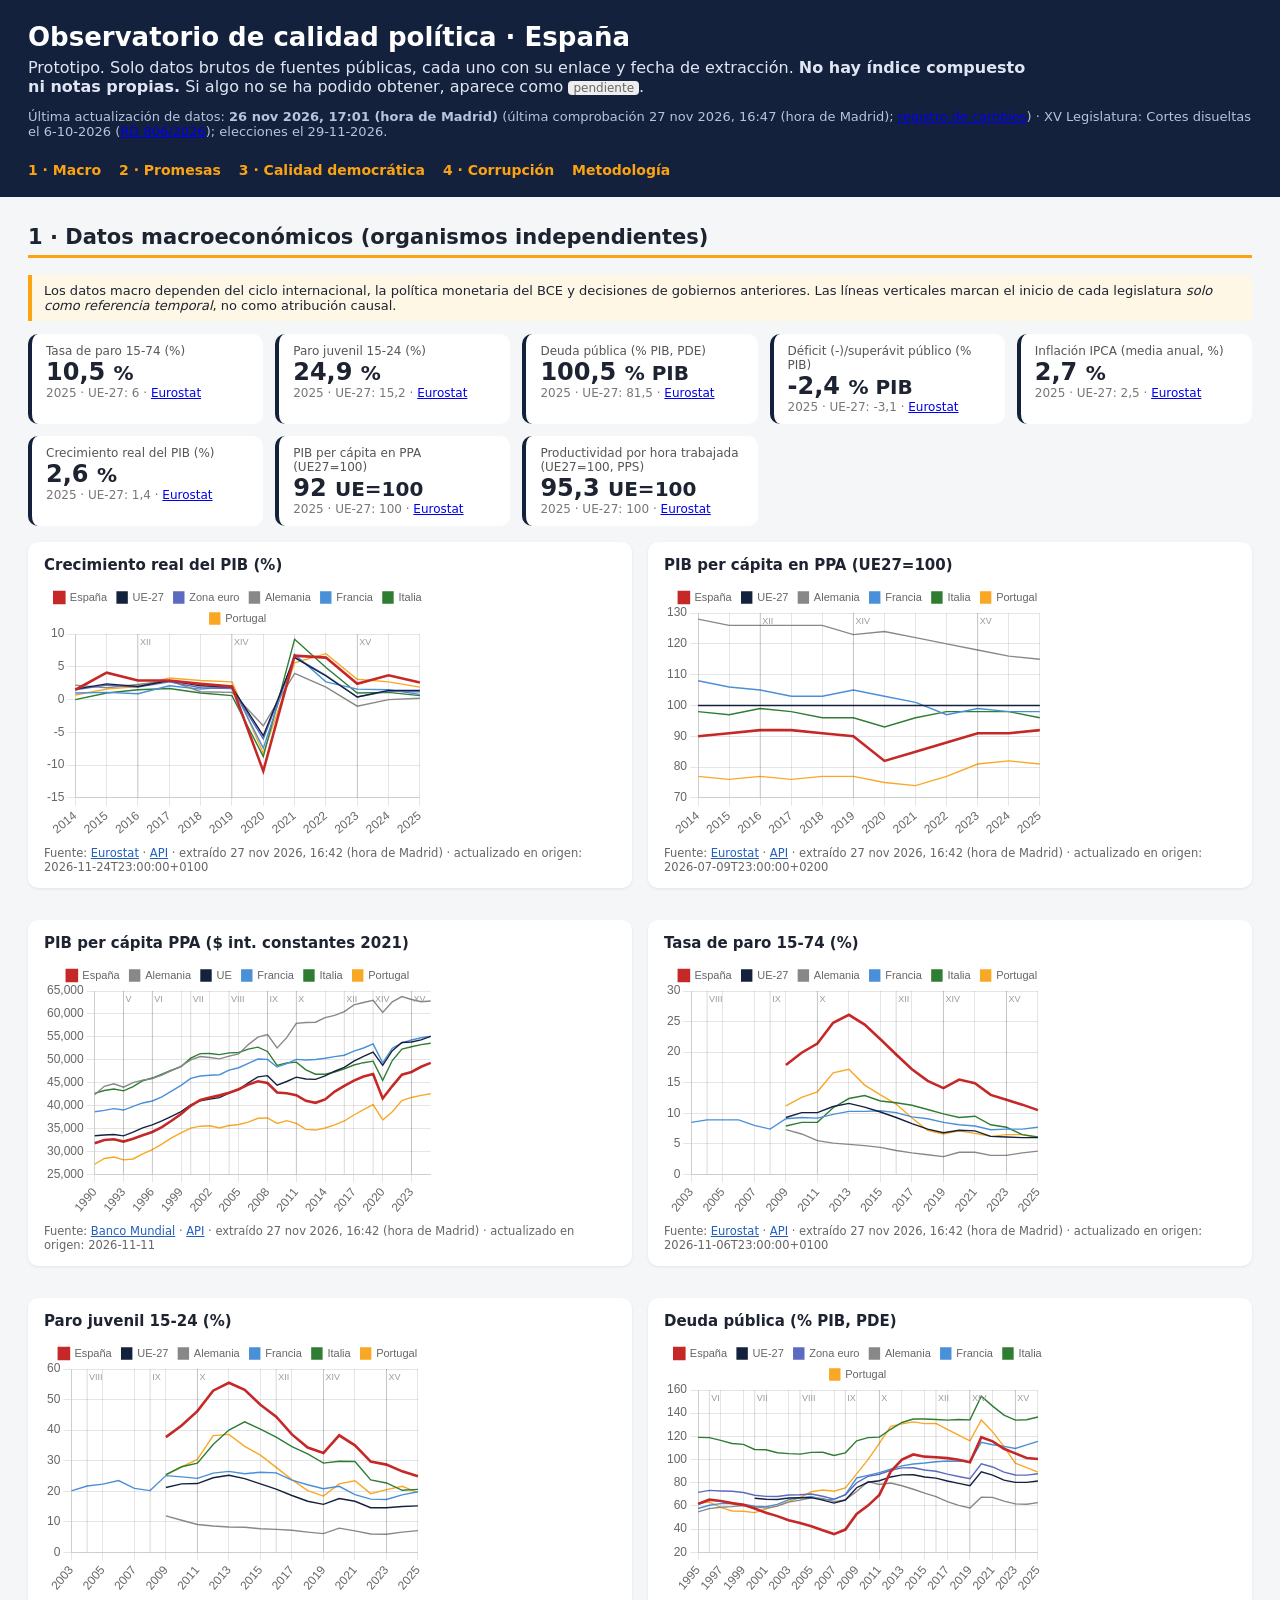
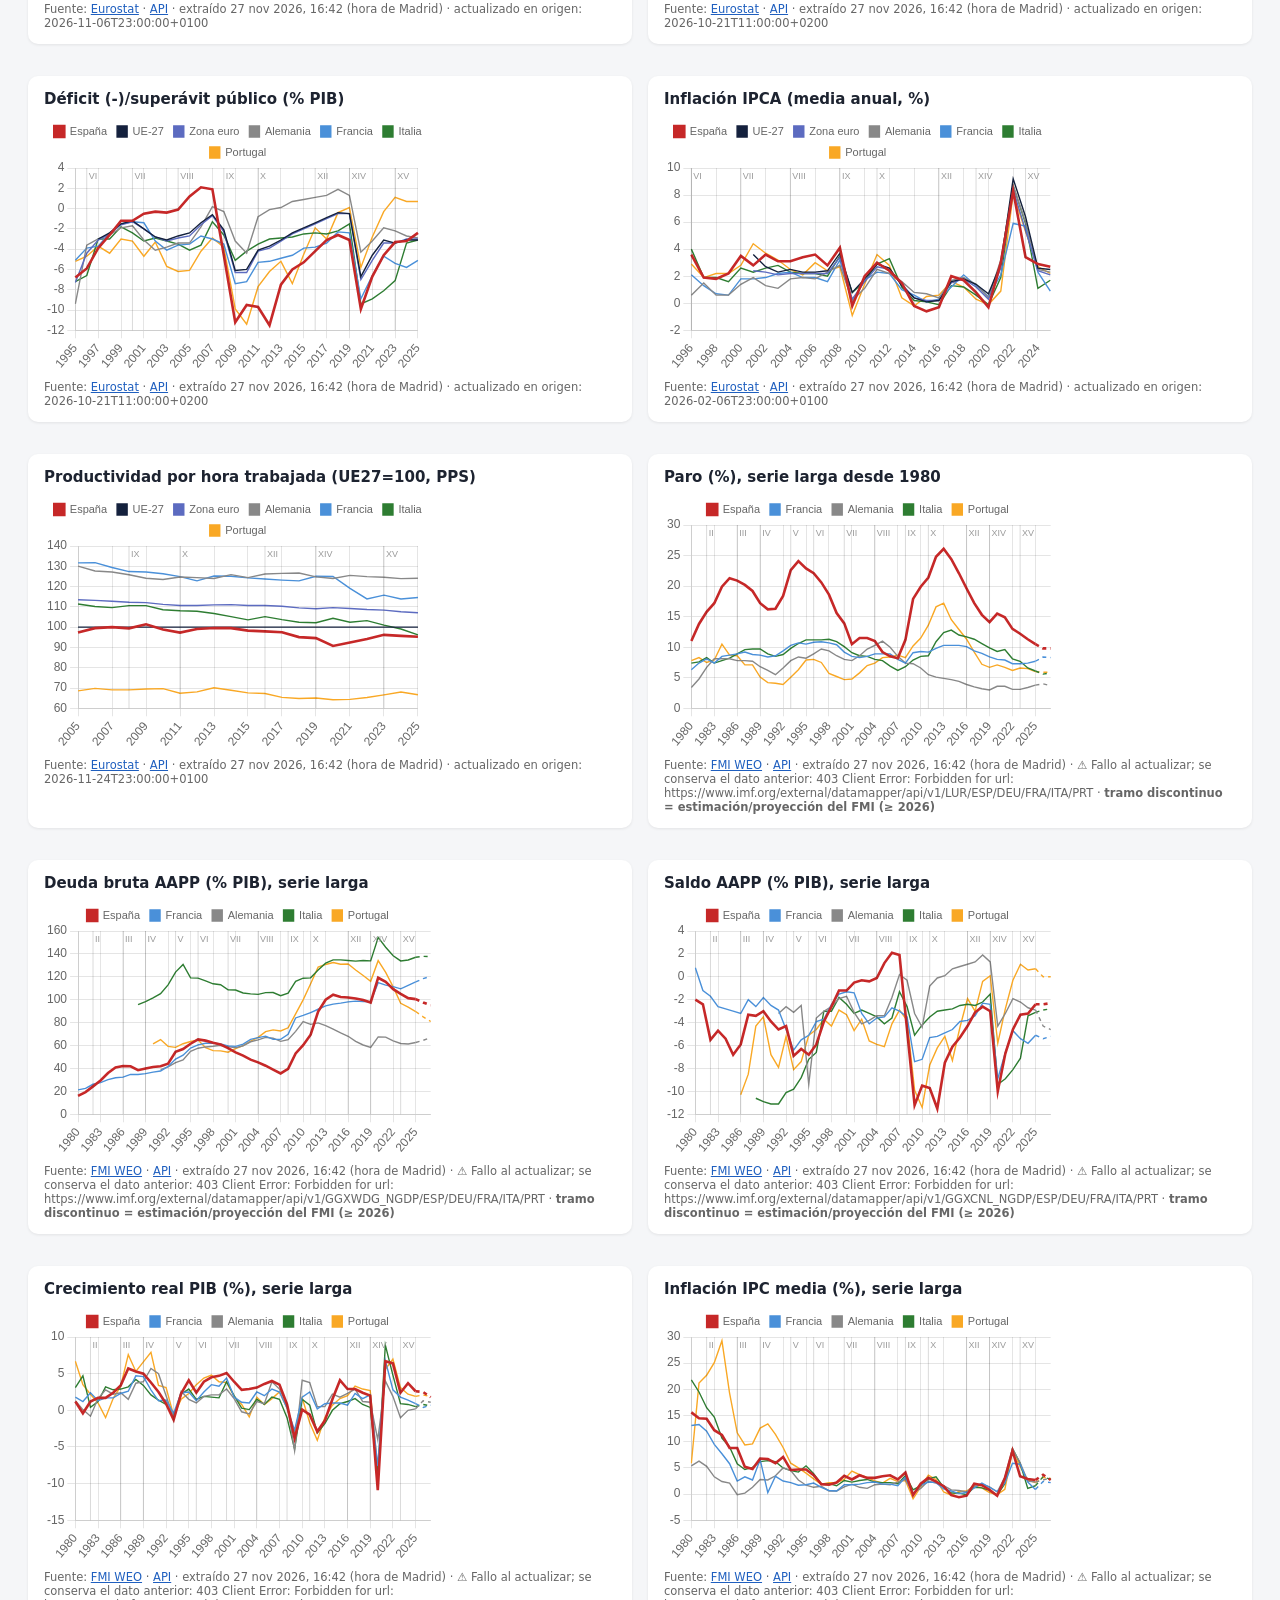
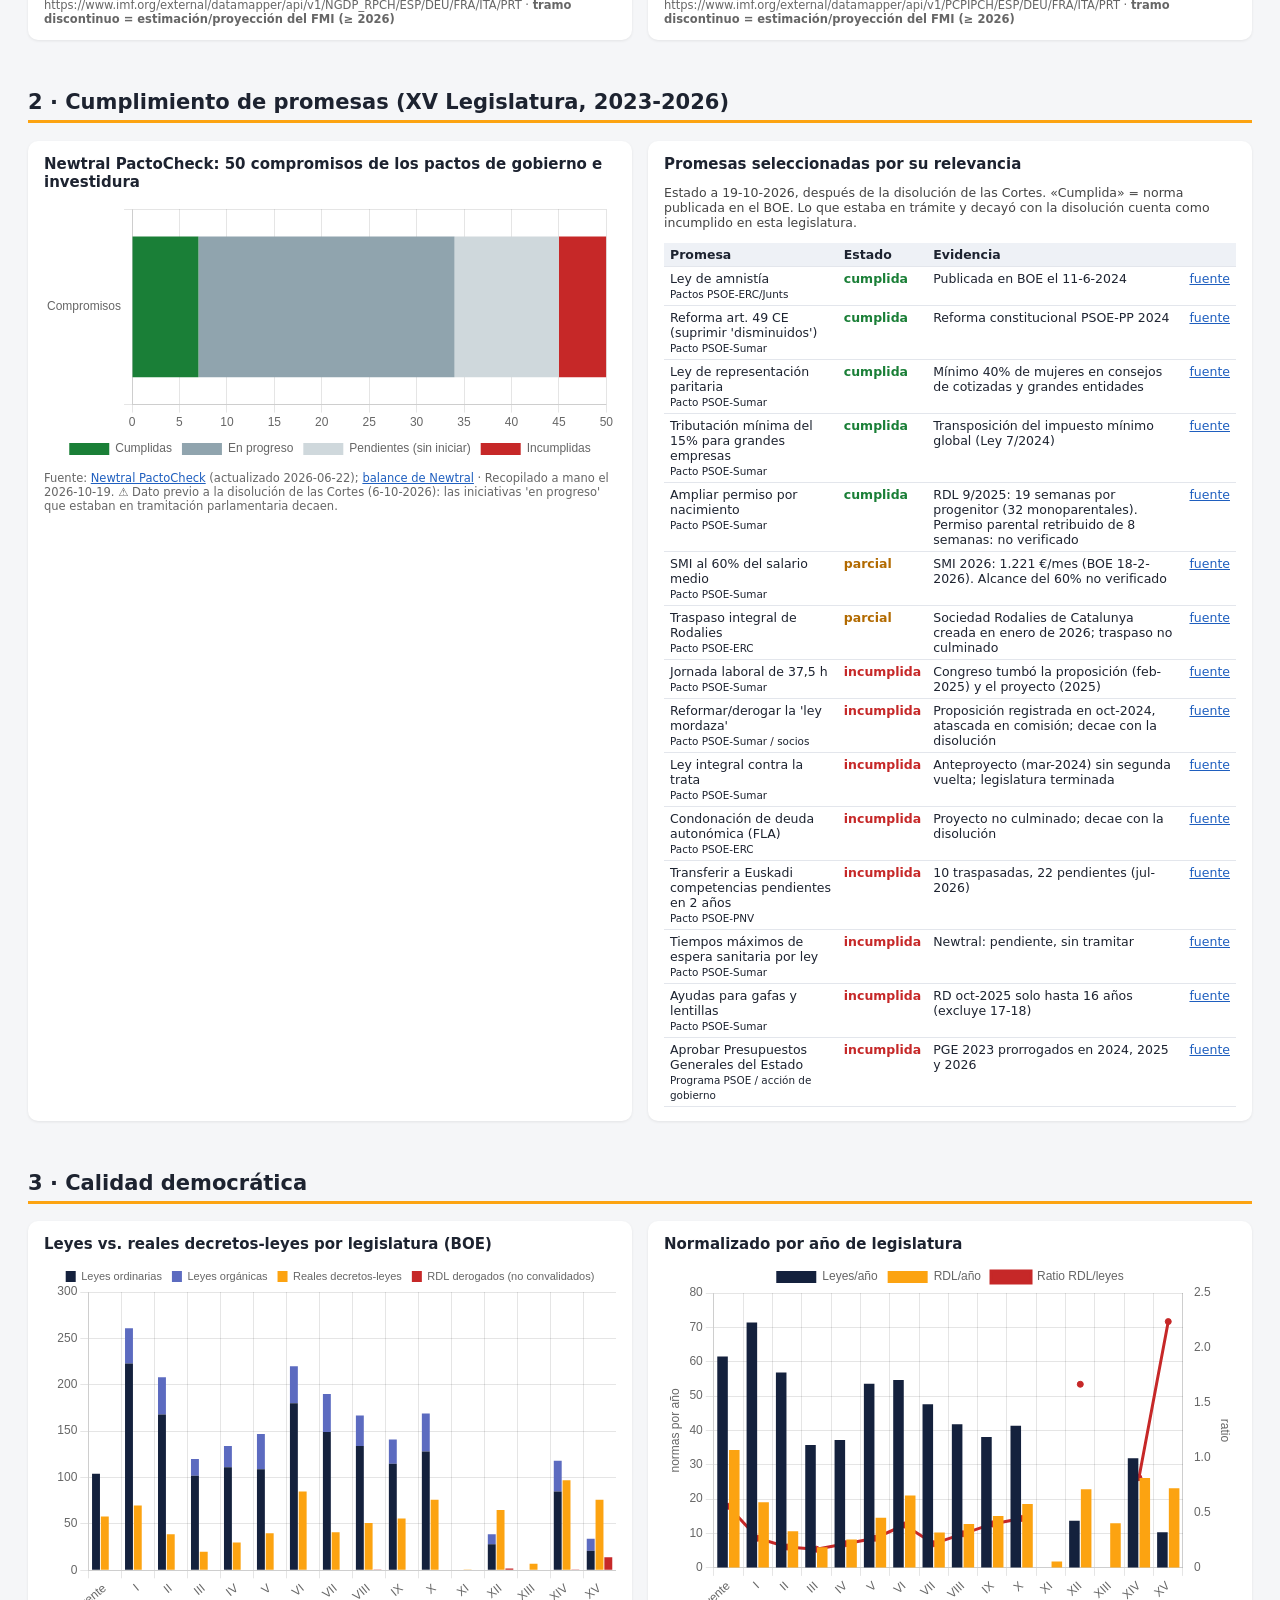
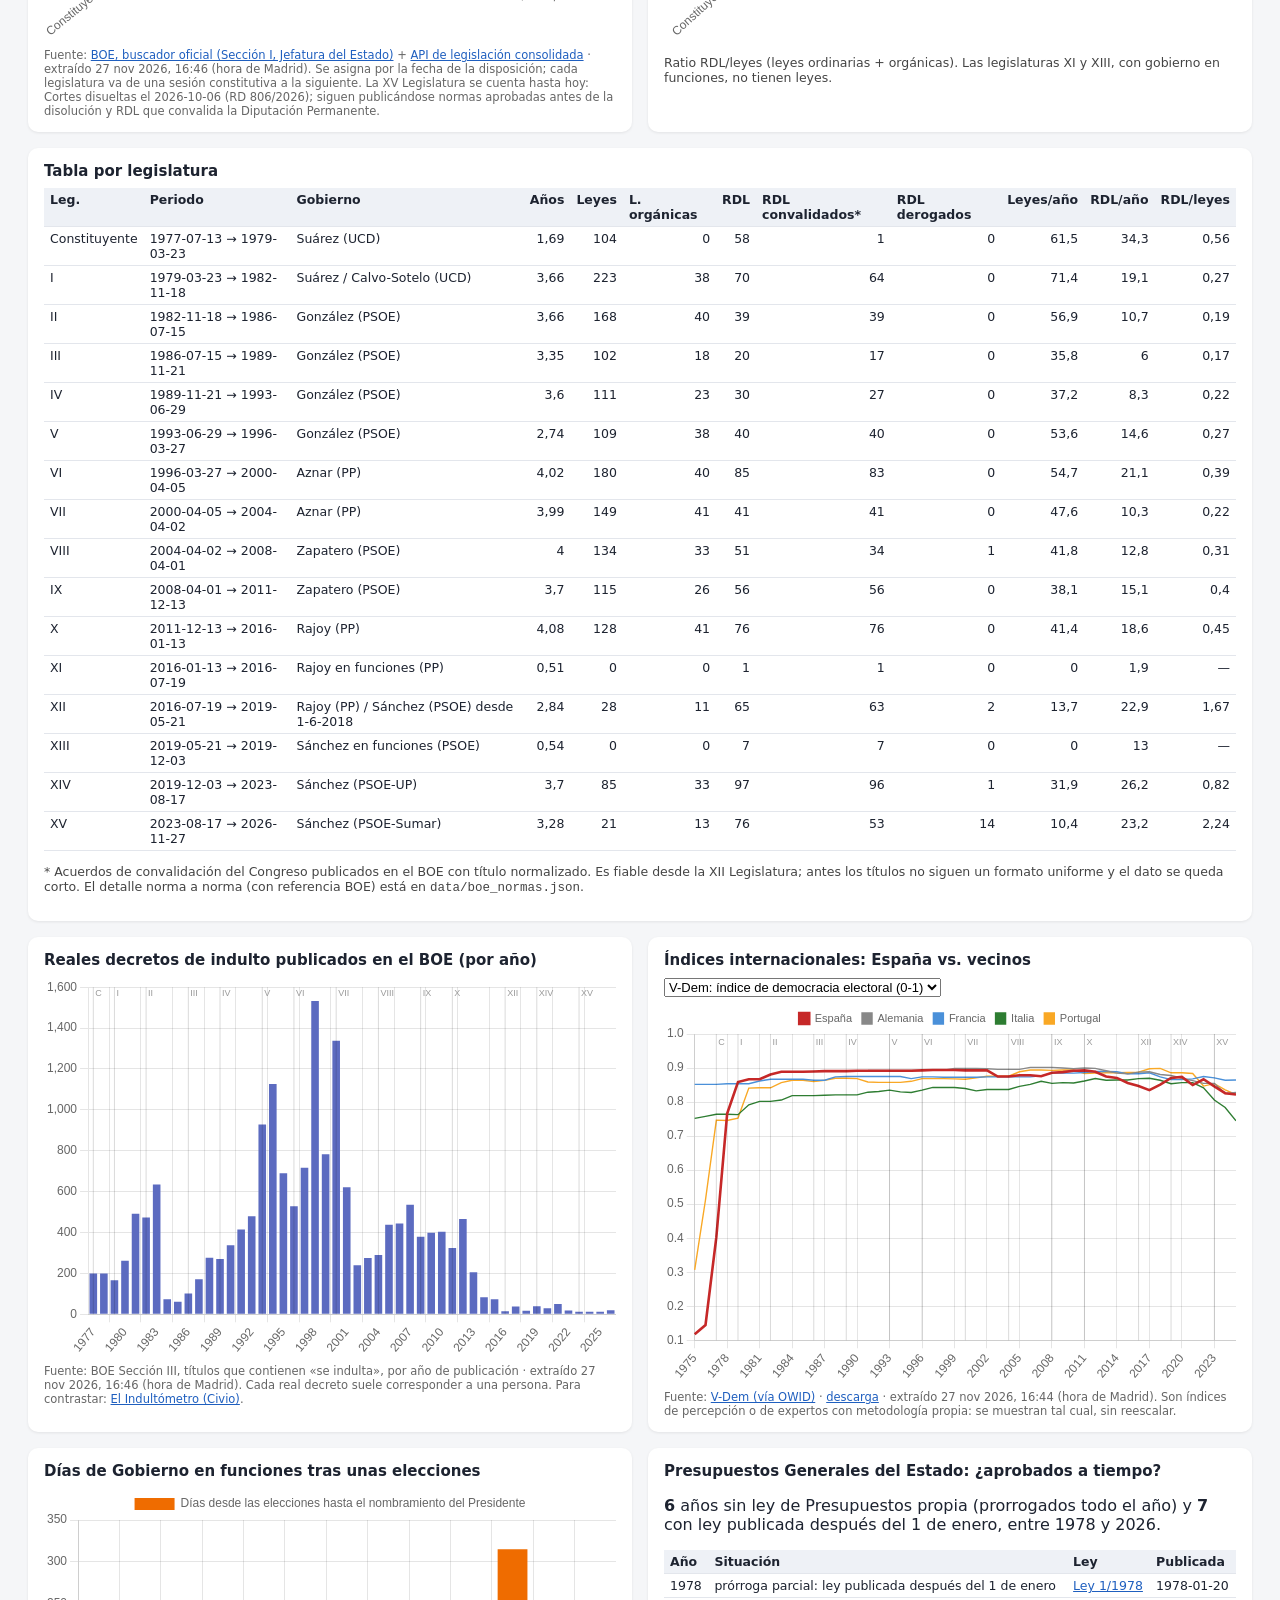
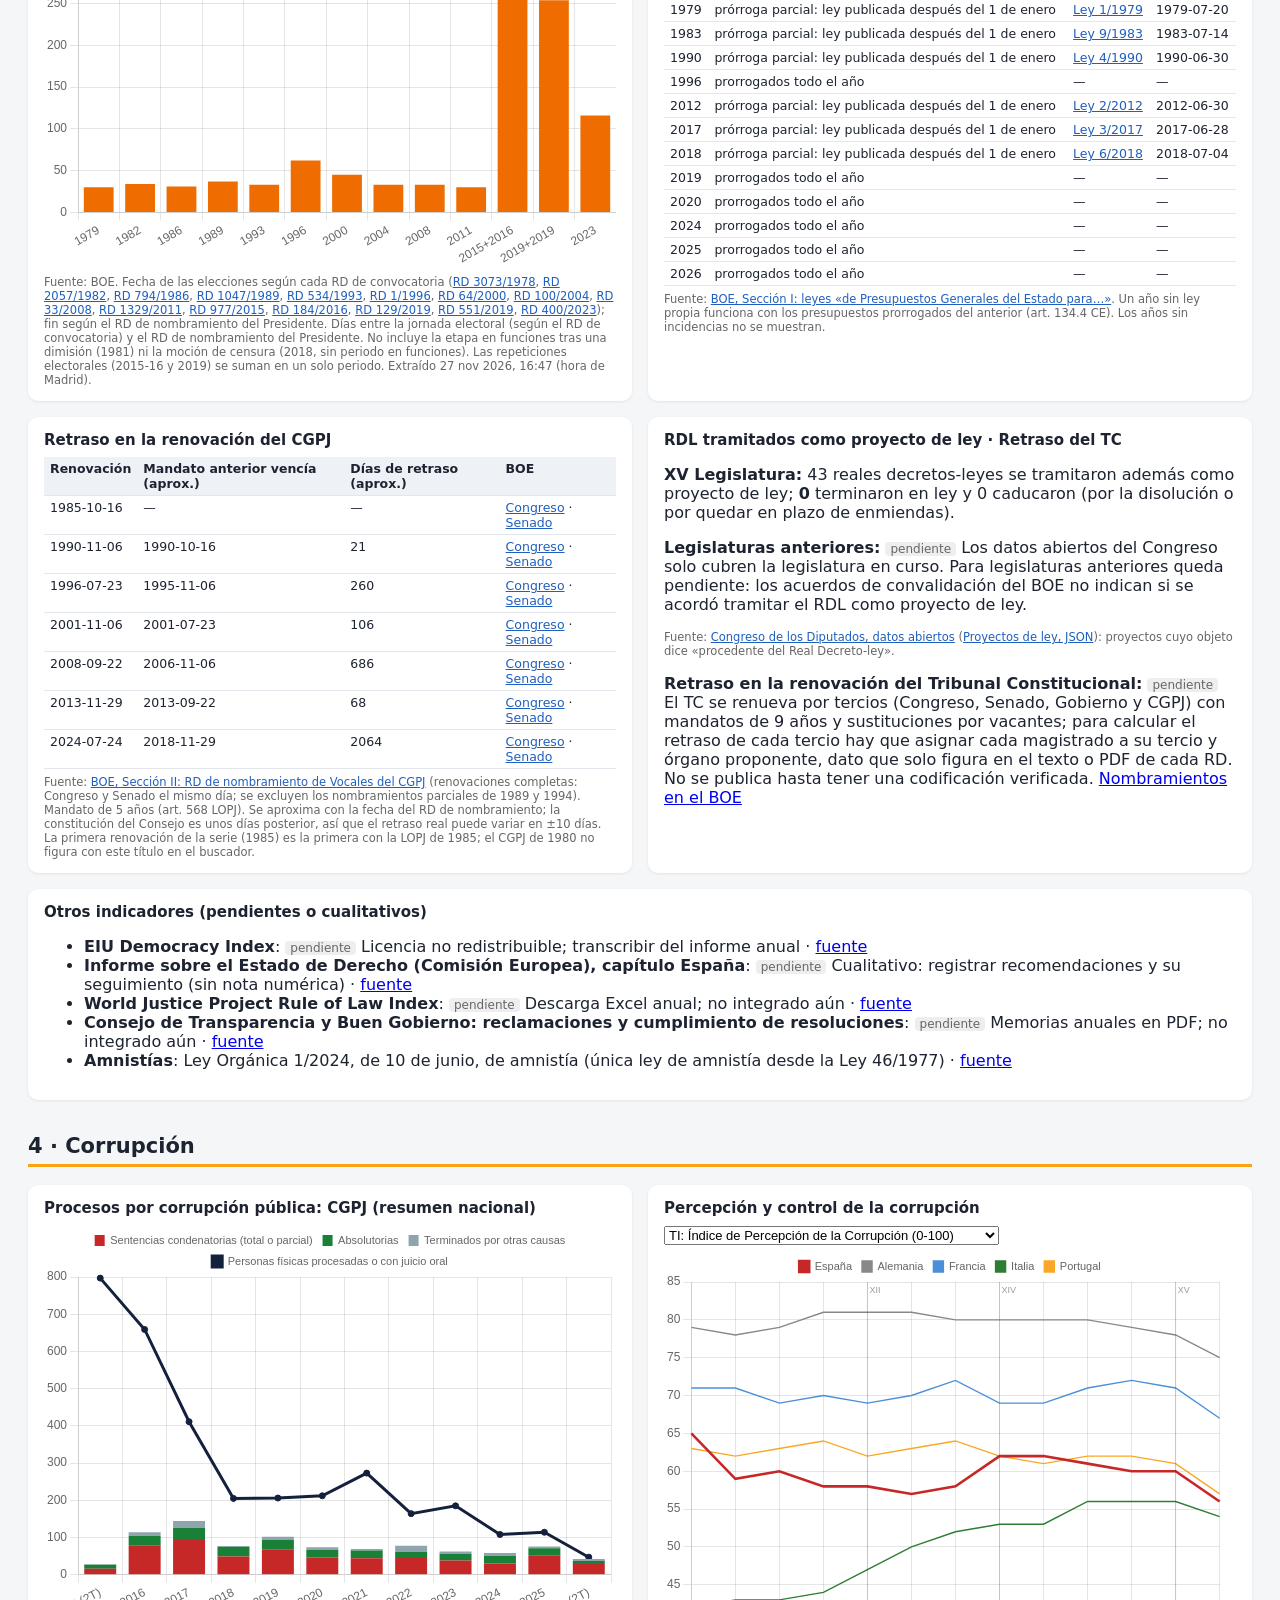
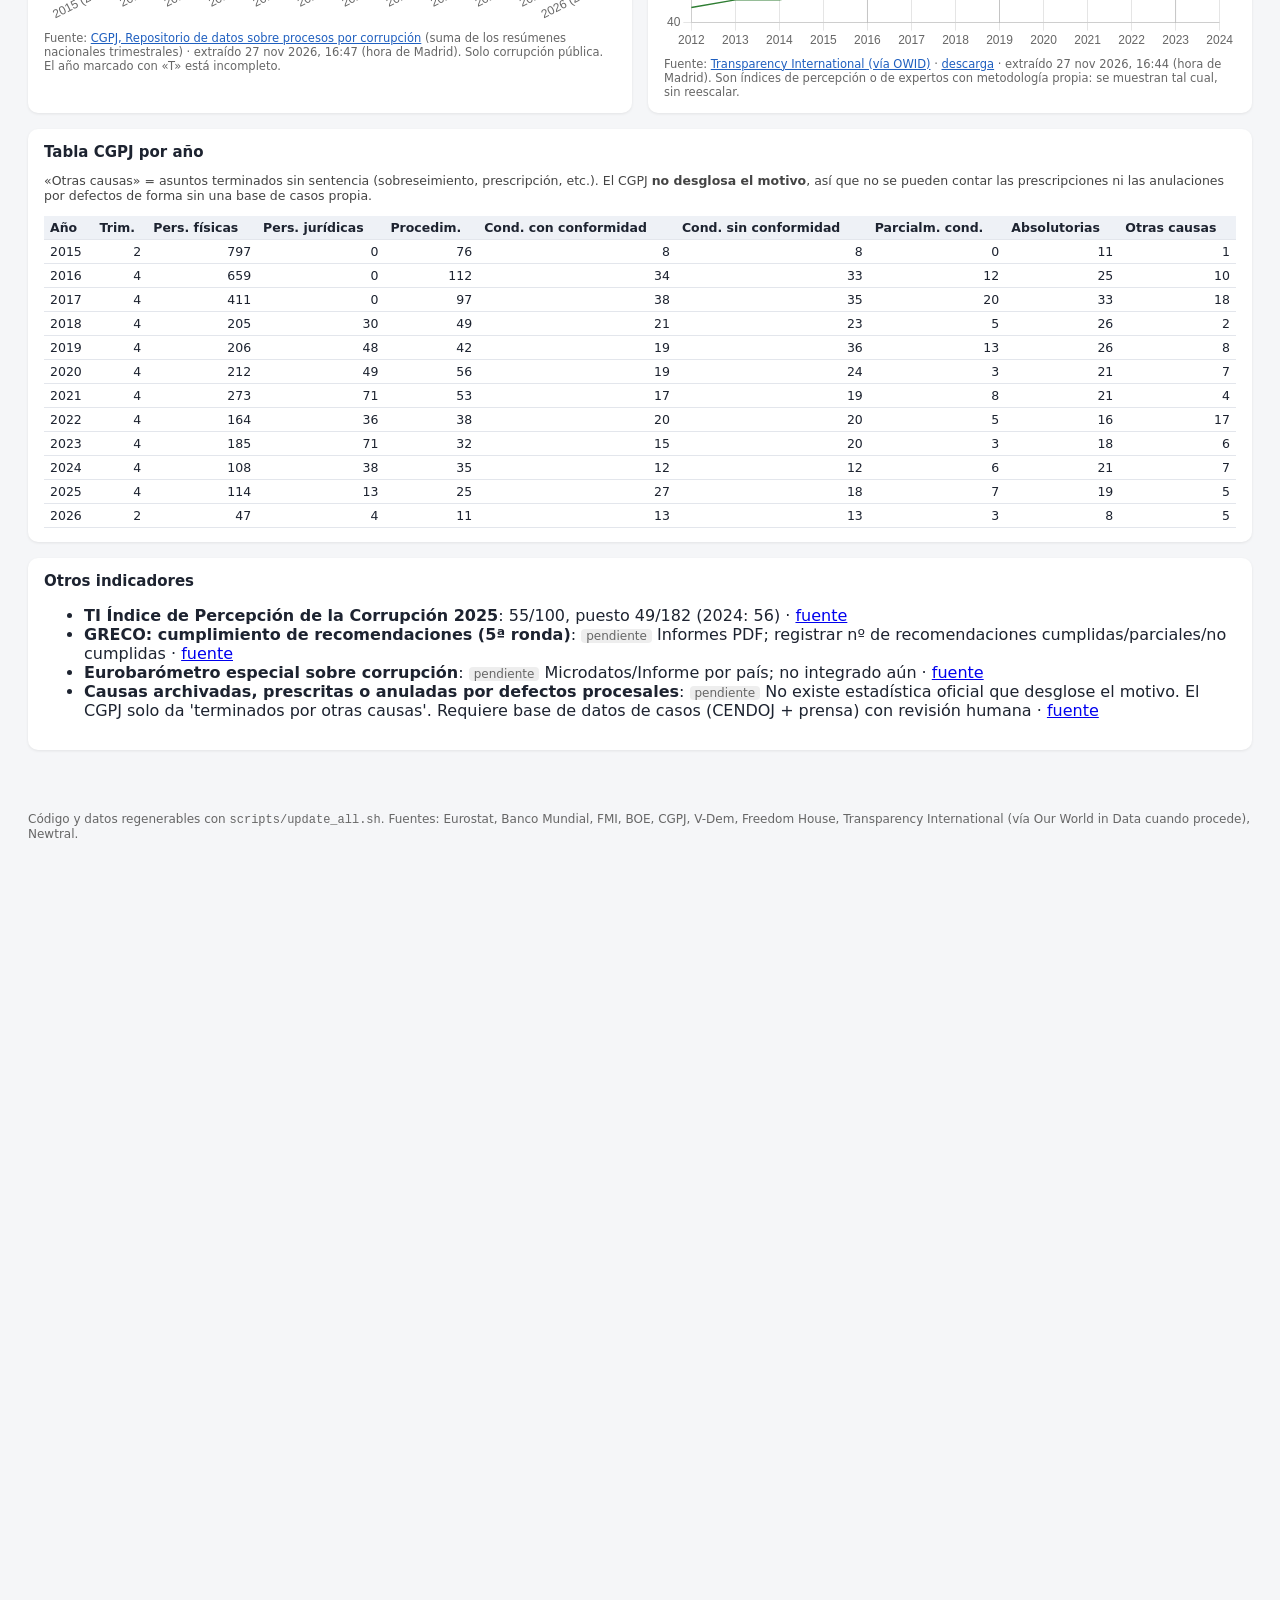
<file: site/index.html>
<!doctype html>
<html lang="es">
<head>
<meta charset="utf-8">
<meta name="viewport" content="width=device-width, initial-scale=1">
<title>Observatorio de calidad política — España (prototipo)</title>
<link rel="stylesheet" href="style.css">
<script src="vendor/chart.umd.min.js"></script>
<script src="data.js"></script>
</head>
<body>
<header>
  <h1>Observatorio de calidad política · España</h1>
  <p class="sub">Prototipo. Solo datos brutos de fuentes públicas, cada uno con su enlace y fecha de extracción. <b>No hay índice compuesto ni notas propias.</b> Si algo no se ha podido obtener, aparece como <span class="pend">pendiente</span>.</p>
  <p class="meta" id="meta"></p>
  <nav><a href="#c1">1 · Macro</a><a href="#c2">2 · Promesas</a><a href="#c3">3 · Calidad democrática</a><a href="#c4">4 · Corrupción</a><a href="METODOLOGIA.html">Metodología</a></nav>
</header>
<main>
<section id="c1"><h2>1 · Datos macroeconómicos (organismos independientes)</h2>
  <p class="aviso">Los datos macro dependen del ciclo internacional, la política monetaria del BCE y decisiones de gobiernos anteriores. Las líneas verticales marcan el inicio de cada legislatura <em>solo como referencia temporal</em>, no como atribución causal.</p>
  <div class="kpis" id="kpis"></div>
  <div class="grid" id="macro-charts"></div>
</section>
<section id="c2"><h2>2 · Cumplimiento de promesas (XV Legislatura, 2023-2026)</h2>
  <div class="grid2"><div class="card"><h3>Newtral PactoCheck: 50 compromisos de los pactos de gobierno e investidura</h3><canvas id="ch-pacto" height="140"></canvas><p class="src" id="src-pacto"></p></div>
  <div class="card"><h3>Promesas seleccionadas por su relevancia</h3><p class="small">Estado a 19-10-2026, después de la disolución de las Cortes. «Cumplida» = norma publicada en el BOE. Lo que estaba en trámite y decayó con la disolución cuenta como incumplido en esta legislatura.</p><div id="tabla-promesas"></div></div></div>
</section>
<section id="c3"><h2>3 · Calidad democrática</h2>
  <div class="grid2">
    <div class="card"><h3>Leyes vs. reales decretos-leyes por legislatura (BOE)</h3><canvas id="ch-rdl" height="200"></canvas><p class="src" id="src-rdl"></p></div>
    <div class="card"><h3>Normalizado por año de legislatura</h3><canvas id="ch-rdl-anual" height="200"></canvas><p class="small">Ratio RDL/leyes (leyes ordinarias + orgánicas). Las legislaturas XI y XIII, con gobierno en funciones, no tienen leyes.</p></div>
  </div>
  <div class="card"><h3>Tabla por legislatura</h3><div id="tabla-leg"></div></div>
  <div class="grid2">
    <div class="card"><h3>Reales decretos de indulto publicados en el BOE (por año)</h3><canvas id="ch-indultos" height="200"></canvas><p class="src" id="src-ind"></p></div>
    <div class="card"><h3>Índices internacionales: España vs. vecinos</h3><select id="sel-dem"></select><canvas id="ch-dem" height="200"></canvas><p class="src" id="src-dem"></p></div>
  </div>
  <div class="grid2">
    <div class="card"><h3>Días de Gobierno en funciones tras unas elecciones</h3><canvas id="ch-func" height="200"></canvas><p class="src" id="src-func"></p></div>
    <div class="card"><h3>Presupuestos Generales del Estado: ¿aprobados a tiempo?</h3><div id="tabla-pge"></div><p class="src" id="src-pge"></p></div>
  </div>
  <div class="grid2">
    <div class="card"><h3>Retraso en la renovación del CGPJ</h3><div id="tabla-cgpj-ren"></div><p class="src" id="src-cgpj-ren"></p></div>
    <div class="card"><h3>RDL tramitados como proyecto de ley · Retraso del TC</h3><div id="rdl-pl"></div><p class="src" id="src-rdl-pl"></p><div id="tc"></div></div>
  </div>
  <div class="card"><h3>Otros indicadores (pendientes o cualitativos)</h3><ul id="man-dem"></ul></div>
</section>
<section id="c4"><h2>4 · Corrupción</h2>
  <div class="grid2">
    <div class="card"><h3>Procesos por corrupción pública: CGPJ (resumen nacional)</h3><canvas id="ch-cgpj" height="210"></canvas><p class="src" id="src-cgpj"></p></div>
    <div class="card"><h3>Percepción y control de la corrupción</h3><select id="sel-cor"></select><canvas id="ch-cor" height="210"></canvas><p class="src" id="src-cor"></p></div>
  </div>
  <div class="card"><h3>Tabla CGPJ por año</h3><p class="small">«Otras causas» = asuntos terminados sin sentencia (sobreseimiento, prescripción, etc.). El CGPJ <b>no desglosa el motivo</b>, así que no se pueden contar las prescripciones ni las anulaciones por defectos de forma sin una base de casos propia.</p><div id="tabla-cgpj"></div></div>
  <div class="card"><h3>Otros indicadores</h3><ul id="man-cor"></ul></div>
</section>
</main>
<footer>Código y datos regenerables con <code>scripts/update_all.sh</code>. Fuentes: Eurostat, Banco Mundial, FMI, BOE, CGPJ, V-Dem, Freedom House, Transparency International (vía Our World in Data cuando procede), Newtral.</footer>
<script src="app.js"></script>
</body></html>
</file>
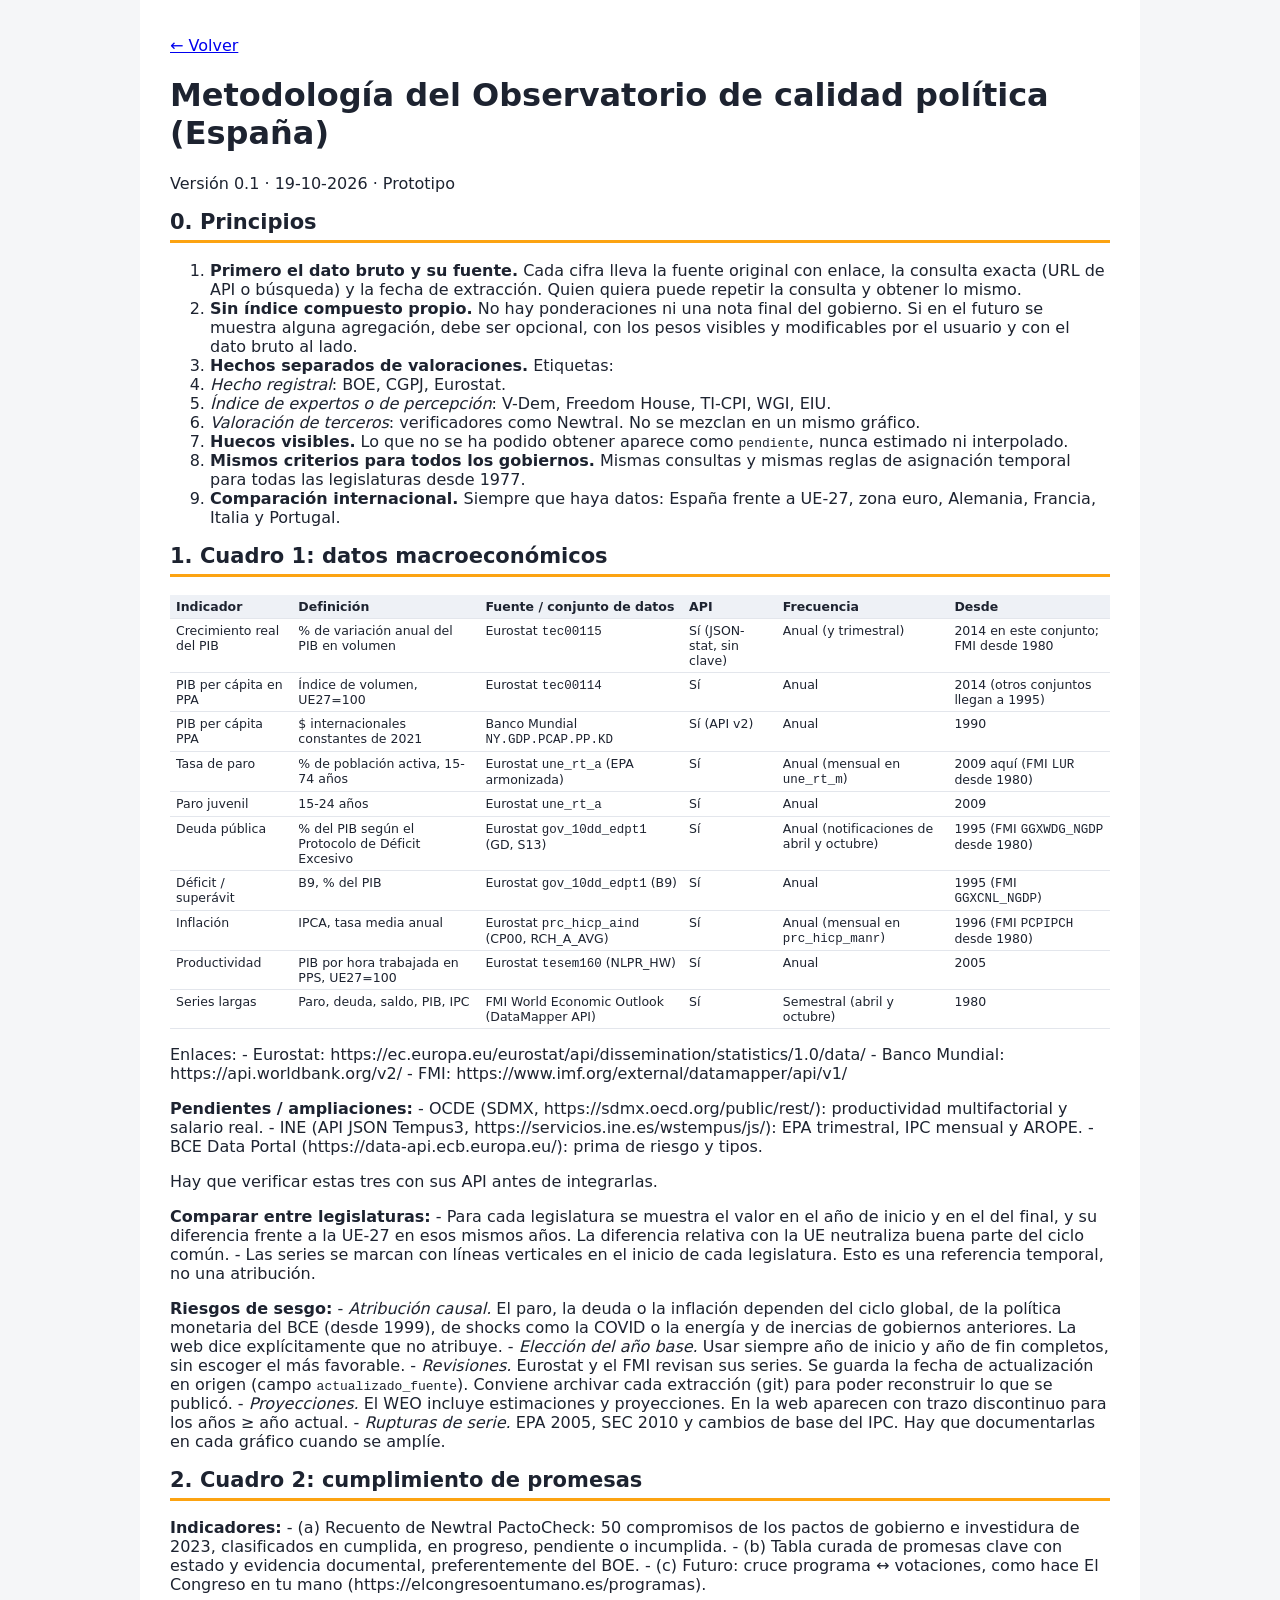
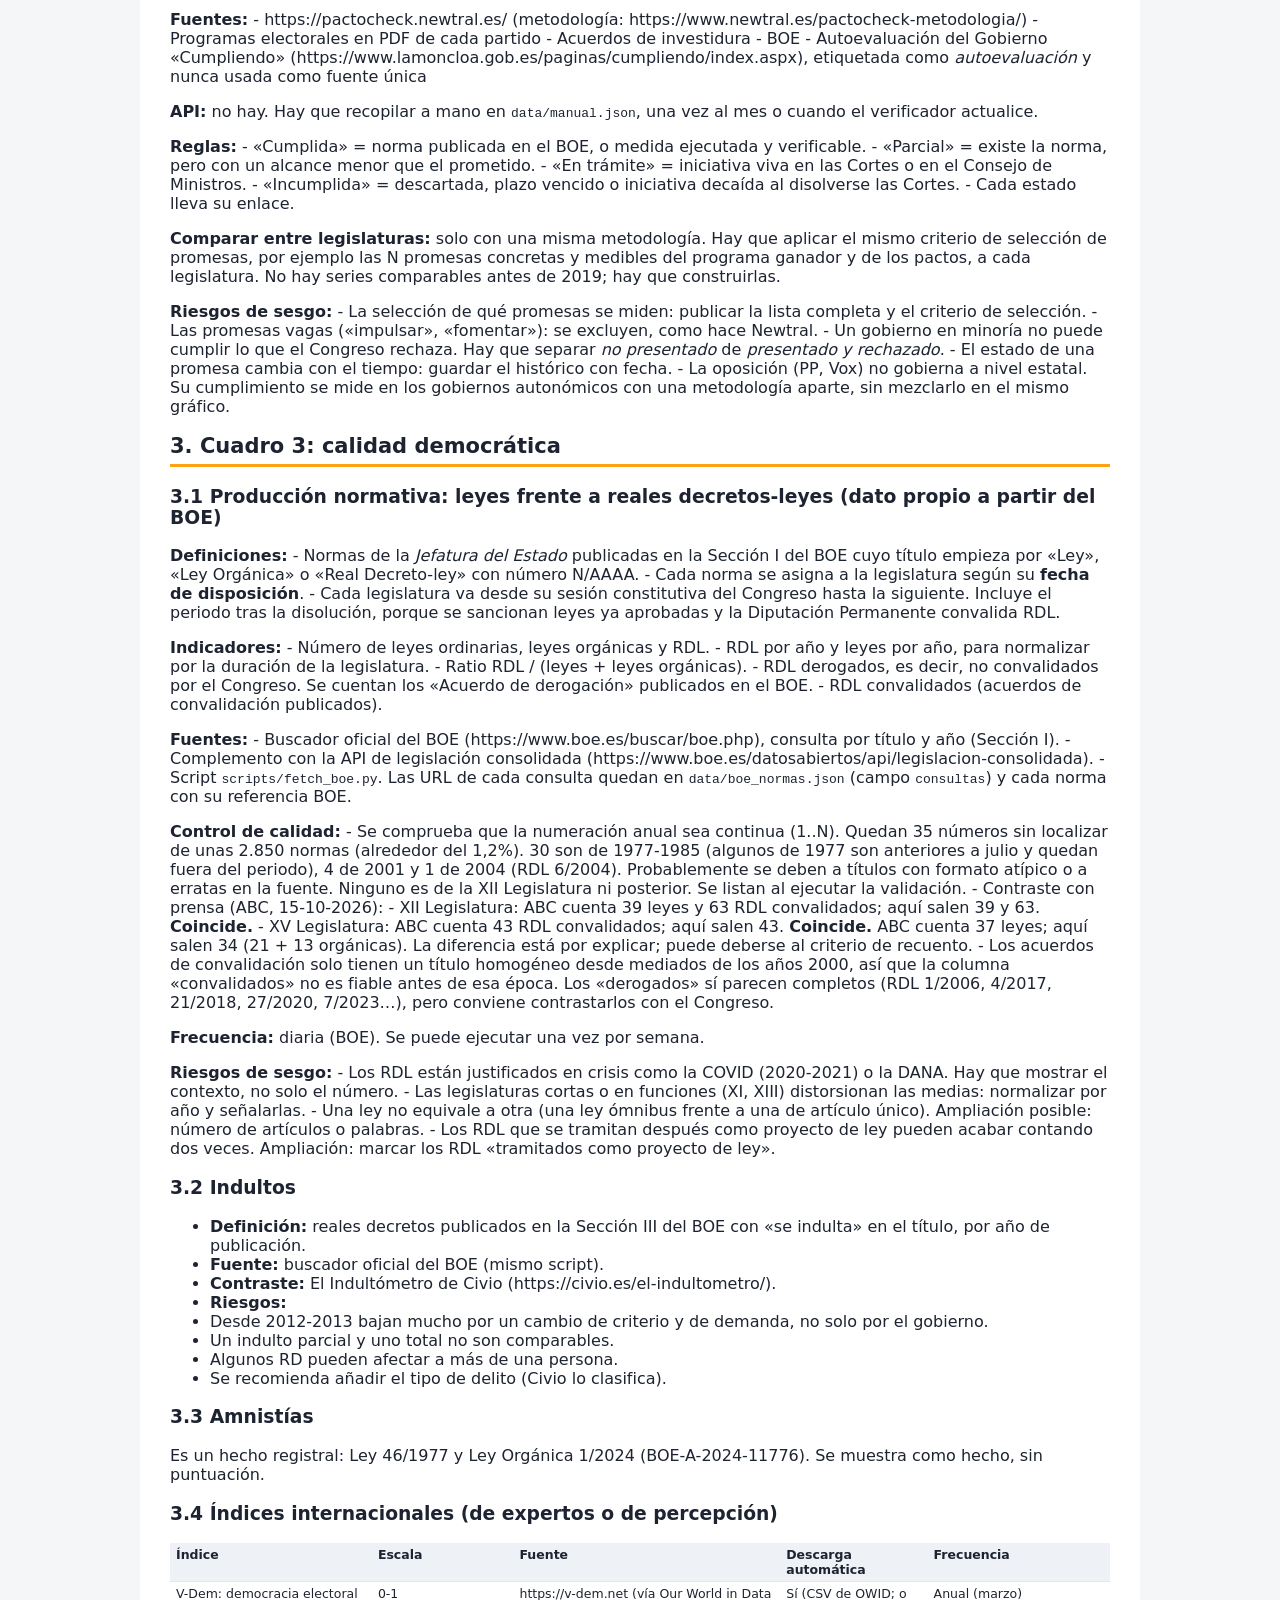
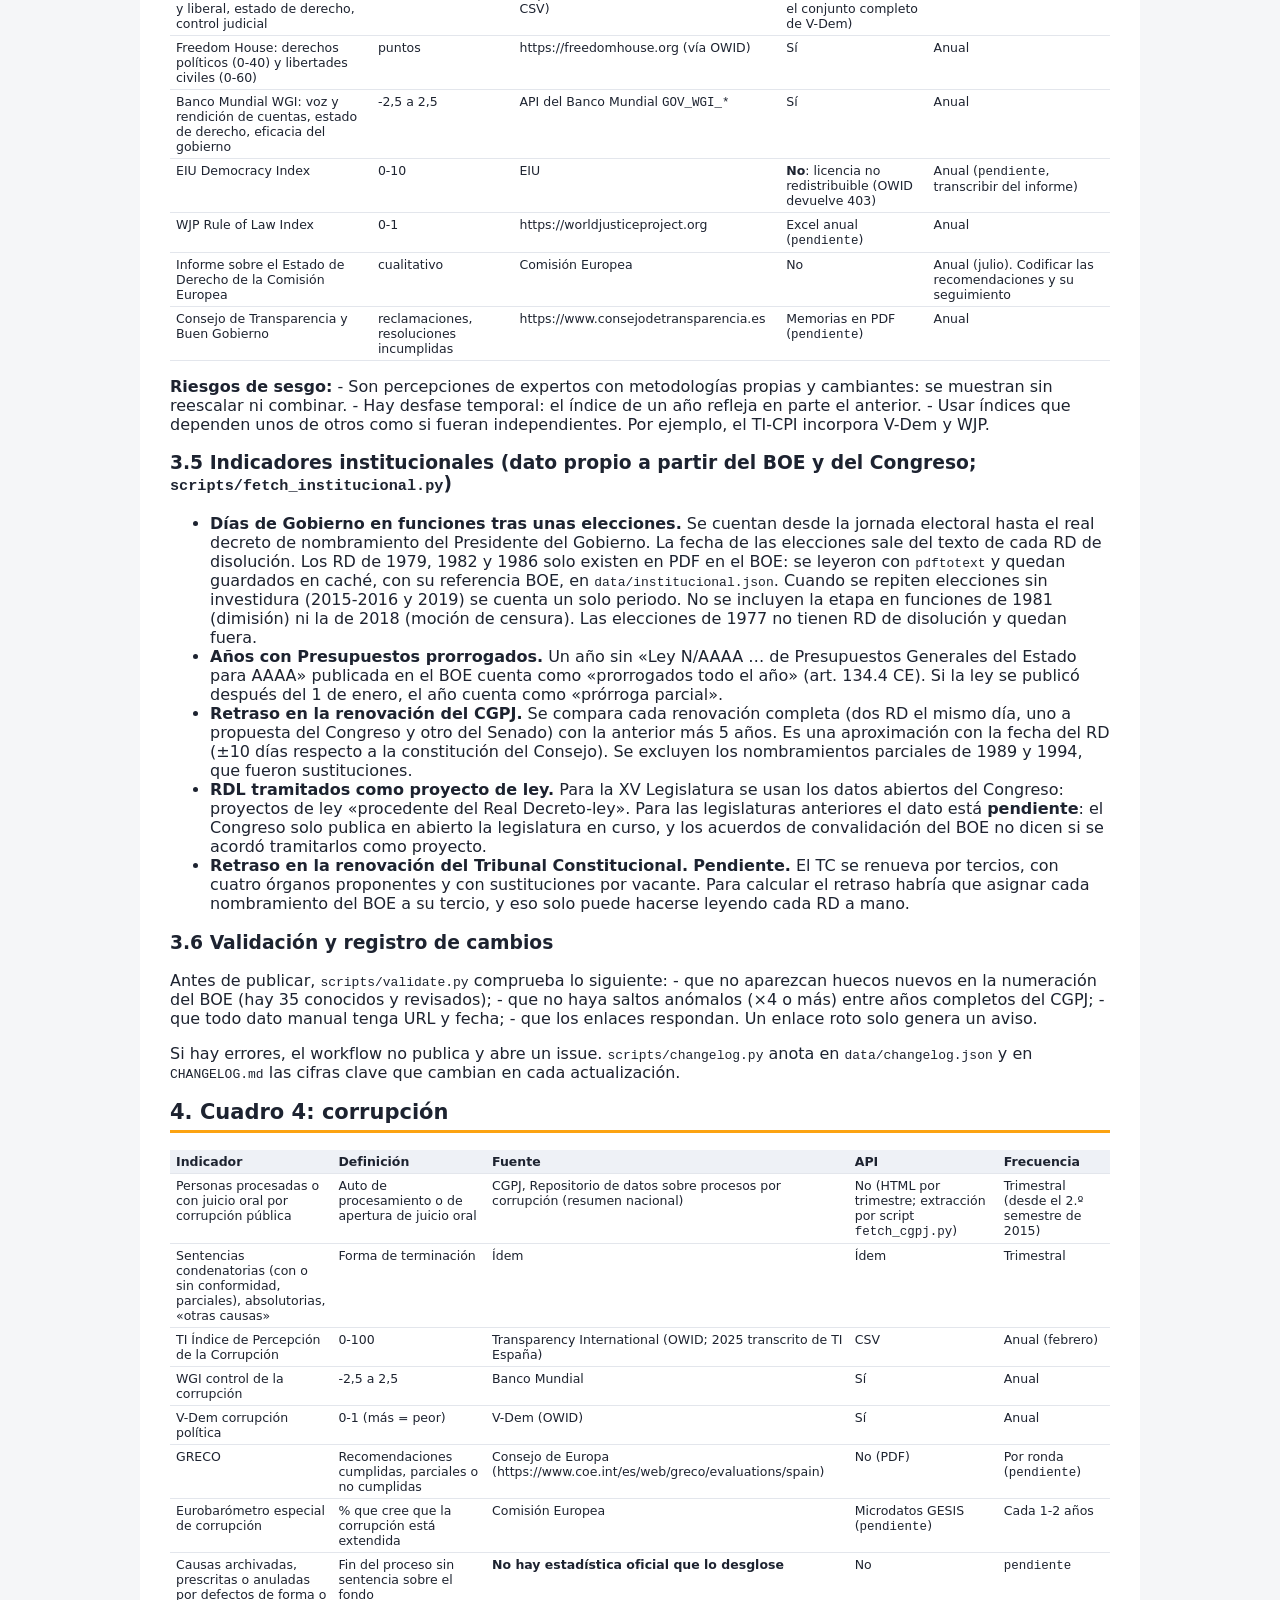
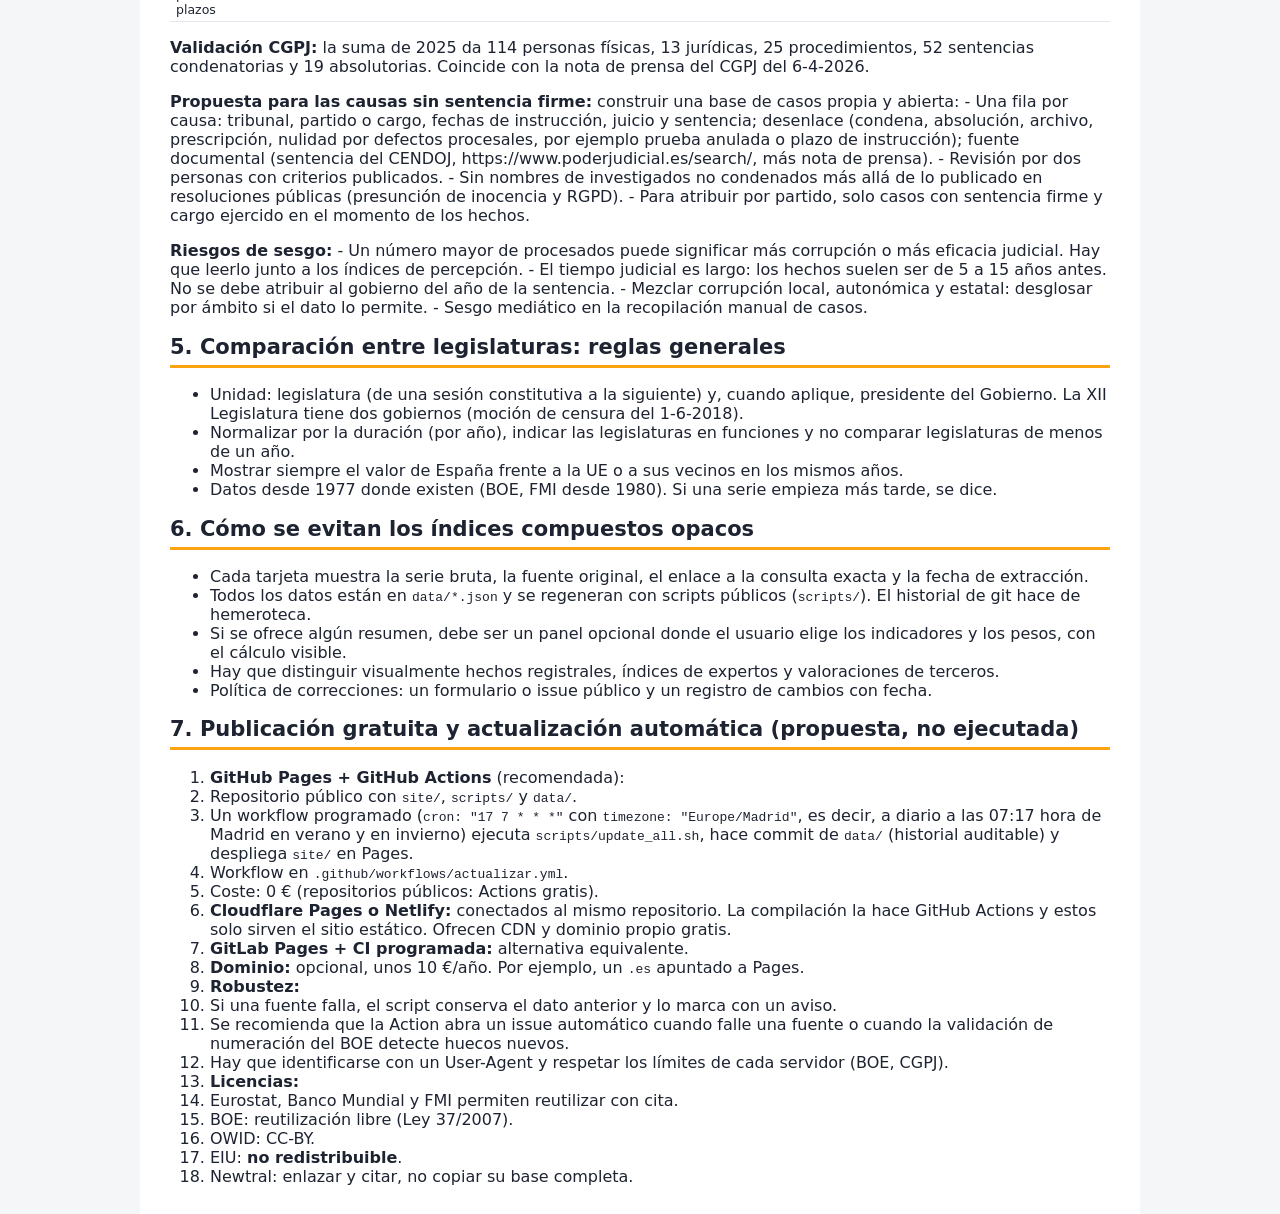
<file: site/METODOLOGIA.html>
<!doctype html><html lang=es><head><meta charset=utf-8><title>Metodología</title><link rel=stylesheet href=style.css><style>main{max-width:1000px;background:#fff;padding:20px 30px}</style></head><body><main><p><a href=index.html>← Volver</a></p><h1>Metodología del Observatorio de calidad política (España)</h1>
<p>Versión 0.1 · 19-10-2026 · Prototipo</p>
<h2>0. Principios</h2>
<ol>
<li><strong>Primero el dato bruto y su fuente.</strong> Cada cifra lleva la fuente original con enlace, la consulta exacta (URL de API o búsqueda) y la fecha de extracción. Quien quiera puede repetir la consulta y obtener lo mismo.</li>
<li><strong>Sin índice compuesto propio.</strong> No hay ponderaciones ni una nota final del gobierno. Si en el futuro se muestra alguna agregación, debe ser opcional, con los pesos visibles y modificables por el usuario y con el dato bruto al lado.</li>
<li><strong>Hechos separados de valoraciones.</strong> Etiquetas:</li>
<li><em>Hecho registral</em>: BOE, CGPJ, Eurostat.</li>
<li><em>Índice de expertos o de percepción</em>: V-Dem, Freedom House, TI-CPI, WGI, EIU.</li>
<li><em>Valoración de terceros</em>: verificadores como Newtral.
   No se mezclan en un mismo gráfico.</li>
<li><strong>Huecos visibles.</strong> Lo que no se ha podido obtener aparece como <code>pendiente</code>, nunca estimado ni interpolado.</li>
<li><strong>Mismos criterios para todos los gobiernos.</strong> Mismas consultas y mismas reglas de asignación temporal para todas las legislaturas desde 1977.</li>
<li><strong>Comparación internacional.</strong> Siempre que haya datos: España frente a UE-27, zona euro, Alemania, Francia, Italia y Portugal.</li>
</ol>
<h2>1. Cuadro 1: datos macroeconómicos</h2>
<table>
<thead>
<tr>
<th>Indicador</th>
<th>Definición</th>
<th>Fuente / conjunto de datos</th>
<th>API</th>
<th>Frecuencia</th>
<th>Desde</th>
</tr>
</thead>
<tbody>
<tr>
<td>Crecimiento real del PIB</td>
<td>% de variación anual del PIB en volumen</td>
<td>Eurostat <code>tec00115</code></td>
<td>Sí (JSON-stat, sin clave)</td>
<td>Anual (y trimestral)</td>
<td>2014 en este conjunto; FMI desde 1980</td>
</tr>
<tr>
<td>PIB per cápita en PPA</td>
<td>Índice de volumen, UE27=100</td>
<td>Eurostat <code>tec00114</code></td>
<td>Sí</td>
<td>Anual</td>
<td>2014 (otros conjuntos llegan a 1995)</td>
</tr>
<tr>
<td>PIB per cápita PPA</td>
<td>$ internacionales constantes de 2021</td>
<td>Banco Mundial <code>NY.GDP.PCAP.PP.KD</code></td>
<td>Sí (API v2)</td>
<td>Anual</td>
<td>1990</td>
</tr>
<tr>
<td>Tasa de paro</td>
<td>% de población activa, 15-74 años</td>
<td>Eurostat <code>une_rt_a</code> (EPA armonizada)</td>
<td>Sí</td>
<td>Anual (mensual en <code>une_rt_m</code>)</td>
<td>2009 aquí (FMI <code>LUR</code> desde 1980)</td>
</tr>
<tr>
<td>Paro juvenil</td>
<td>15-24 años</td>
<td>Eurostat <code>une_rt_a</code></td>
<td>Sí</td>
<td>Anual</td>
<td>2009</td>
</tr>
<tr>
<td>Deuda pública</td>
<td>% del PIB según el Protocolo de Déficit Excesivo</td>
<td>Eurostat <code>gov_10dd_edpt1</code> (GD, S13)</td>
<td>Sí</td>
<td>Anual (notificaciones de abril y octubre)</td>
<td>1995 (FMI <code>GGXWDG_NGDP</code> desde 1980)</td>
</tr>
<tr>
<td>Déficit / superávit</td>
<td>B9, % del PIB</td>
<td>Eurostat <code>gov_10dd_edpt1</code> (B9)</td>
<td>Sí</td>
<td>Anual</td>
<td>1995 (FMI <code>GGXCNL_NGDP</code>)</td>
</tr>
<tr>
<td>Inflación</td>
<td>IPCA, tasa media anual</td>
<td>Eurostat <code>prc_hicp_aind</code> (CP00, RCH_A_AVG)</td>
<td>Sí</td>
<td>Anual (mensual en <code>prc_hicp_manr</code>)</td>
<td>1996 (FMI <code>PCPIPCH</code> desde 1980)</td>
</tr>
<tr>
<td>Productividad</td>
<td>PIB por hora trabajada en PPS, UE27=100</td>
<td>Eurostat <code>tesem160</code> (NLPR_HW)</td>
<td>Sí</td>
<td>Anual</td>
<td>2005</td>
</tr>
<tr>
<td>Series largas</td>
<td>Paro, deuda, saldo, PIB, IPC</td>
<td>FMI World Economic Outlook (DataMapper API)</td>
<td>Sí</td>
<td>Semestral (abril y octubre)</td>
<td>1980</td>
</tr>
</tbody>
</table>
<p>Enlaces:
- Eurostat: https://ec.europa.eu/eurostat/api/dissemination/statistics/1.0/data/
- Banco Mundial: https://api.worldbank.org/v2/
- FMI: https://www.imf.org/external/datamapper/api/v1/</p>
<p><strong>Pendientes / ampliaciones:</strong>
- OCDE (SDMX, https://sdmx.oecd.org/public/rest/): productividad multifactorial y salario real.
- INE (API JSON Tempus3, https://servicios.ine.es/wstempus/js/): EPA trimestral, IPC mensual y AROPE.
- BCE Data Portal (https://data-api.ecb.europa.eu/): prima de riesgo y tipos.</p>
<p>Hay que verificar estas tres con sus API antes de integrarlas.</p>
<p><strong>Comparar entre legislaturas:</strong>
- Para cada legislatura se muestra el valor en el año de inicio y en el del final, y su diferencia frente a la UE-27 en esos mismos años. La diferencia relativa con la UE neutraliza buena parte del ciclo común.
- Las series se marcan con líneas verticales en el inicio de cada legislatura. Esto es una referencia temporal, no una atribución.</p>
<p><strong>Riesgos de sesgo:</strong>
- <em>Atribución causal.</em> El paro, la deuda o la inflación dependen del ciclo global, de la política monetaria del BCE (desde 1999), de shocks como la COVID o la energía y de inercias de gobiernos anteriores. La web dice explícitamente que no atribuye.
- <em>Elección del año base.</em> Usar siempre año de inicio y año de fin completos, sin escoger el más favorable.
- <em>Revisiones.</em> Eurostat y el FMI revisan sus series. Se guarda la fecha de actualización en origen (campo <code>actualizado_fuente</code>). Conviene archivar cada extracción (git) para poder reconstruir lo que se publicó.
- <em>Proyecciones.</em> El WEO incluye estimaciones y proyecciones. En la web aparecen con trazo discontinuo para los años ≥ año actual.
- <em>Rupturas de serie.</em> EPA 2005, SEC 2010 y cambios de base del IPC. Hay que documentarlas en cada gráfico cuando se amplíe.</p>
<h2>2. Cuadro 2: cumplimiento de promesas</h2>
<p><strong>Indicadores:</strong>
- (a) Recuento de Newtral PactoCheck: 50 compromisos de los pactos de gobierno e investidura de 2023, clasificados en cumplida, en progreso, pendiente o incumplida.
- (b) Tabla curada de promesas clave con estado y evidencia documental, preferentemente del BOE.
- (c) Futuro: cruce programa ↔ votaciones, como hace El Congreso en tu mano (https://elcongresoentumano.es/programas).</p>
<p><strong>Fuentes:</strong>
- https://pactocheck.newtral.es/ (metodología: https://www.newtral.es/pactocheck-metodologia/)
- Programas electorales en PDF de cada partido
- Acuerdos de investidura
- BOE
- Autoevaluación del Gobierno «Cumpliendo» (https://www.lamoncloa.gob.es/paginas/cumpliendo/index.aspx), etiquetada como <em>autoevaluación</em> y nunca usada como fuente única</p>
<p><strong>API:</strong> no hay. Hay que recopilar a mano en <code>data/manual.json</code>, una vez al mes o cuando el verificador actualice.</p>
<p><strong>Reglas:</strong>
- «Cumplida» = norma publicada en el BOE, o medida ejecutada y verificable.
- «Parcial» = existe la norma, pero con un alcance menor que el prometido.
- «En trámite» = iniciativa viva en las Cortes o en el Consejo de Ministros.
- «Incumplida» = descartada, plazo vencido o iniciativa decaída al disolverse las Cortes.
- Cada estado lleva su enlace.</p>
<p><strong>Comparar entre legislaturas:</strong> solo con una misma metodología. Hay que aplicar el mismo criterio de selección de promesas, por ejemplo las N promesas concretas y medibles del programa ganador y de los pactos, a cada legislatura. No hay series comparables antes de 2019; hay que construirlas.</p>
<p><strong>Riesgos de sesgo:</strong>
- La selección de qué promesas se miden: publicar la lista completa y el criterio de selección.
- Las promesas vagas («impulsar», «fomentar»): se excluyen, como hace Newtral.
- Un gobierno en minoría no puede cumplir lo que el Congreso rechaza. Hay que separar <em>no presentado</em> de <em>presentado y rechazado</em>.
- El estado de una promesa cambia con el tiempo: guardar el histórico con fecha.
- La oposición (PP, Vox) no gobierna a nivel estatal. Su cumplimiento se mide en los gobiernos autonómicos con una metodología aparte, sin mezclarlo en el mismo gráfico.</p>
<h2>3. Cuadro 3: calidad democrática</h2>
<h3>3.1 Producción normativa: leyes frente a reales decretos-leyes (dato propio a partir del BOE)</h3>
<p><strong>Definiciones:</strong>
- Normas de la <em>Jefatura del Estado</em> publicadas en la Sección I del BOE cuyo título empieza por «Ley», «Ley Orgánica» o «Real Decreto-ley» con número N/AAAA.
- Cada norma se asigna a la legislatura según su <strong>fecha de disposición</strong>.
- Cada legislatura va desde su sesión constitutiva del Congreso hasta la siguiente. Incluye el periodo tras la disolución, porque se sancionan leyes ya aprobadas y la Diputación Permanente convalida RDL.</p>
<p><strong>Indicadores:</strong>
- Número de leyes ordinarias, leyes orgánicas y RDL.
- RDL por año y leyes por año, para normalizar por la duración de la legislatura.
- Ratio RDL / (leyes + leyes orgánicas).
- RDL derogados, es decir, no convalidados por el Congreso. Se cuentan los «Acuerdo de derogación» publicados en el BOE.
- RDL convalidados (acuerdos de convalidación publicados).</p>
<p><strong>Fuentes:</strong>
- Buscador oficial del BOE (https://www.boe.es/buscar/boe.php), consulta por título y año (Sección I).
- Complemento con la API de legislación consolidada (https://www.boe.es/datosabiertos/api/legislacion-consolidada).
- Script <code>scripts/fetch_boe.py</code>. Las URL de cada consulta quedan en <code>data/boe_normas.json</code> (campo <code>consultas</code>) y cada norma con su referencia BOE.</p>
<p><strong>Control de calidad:</strong>
- Se comprueba que la numeración anual sea continua (1..N). Quedan 35 números sin localizar de unas 2.850 normas (alrededor del 1,2%). 30 son de 1977-1985 (algunos de 1977 son anteriores a julio y quedan fuera del periodo), 4 de 2001 y 1 de 2004 (RDL 6/2004). Probablemente se deben a títulos con formato atípico o a erratas en la fuente. Ninguno es de la XII Legislatura ni posterior. Se listan al ejecutar la validación.
- Contraste con prensa (ABC, 15-10-2026):
  - XII Legislatura: ABC cuenta 39 leyes y 63 RDL convalidados; aquí salen 39 y 63. <strong>Coincide.</strong>
  - XV Legislatura: ABC cuenta 43 RDL convalidados; aquí salen 43. <strong>Coincide.</strong> ABC cuenta 37 leyes; aquí salen 34 (21 + 13 orgánicas). La diferencia está por explicar; puede deberse al criterio de recuento.
- Los acuerdos de convalidación solo tienen un título homogéneo desde mediados de los años 2000, así que la columna «convalidados» no es fiable antes de esa época. Los «derogados» sí parecen completos (RDL 1/2006, 4/2017, 21/2018, 27/2020, 7/2023…), pero conviene contrastarlos con el Congreso.</p>
<p><strong>Frecuencia:</strong> diaria (BOE). Se puede ejecutar una vez por semana.</p>
<p><strong>Riesgos de sesgo:</strong>
- Los RDL están justificados en crisis como la COVID (2020-2021) o la DANA. Hay que mostrar el contexto, no solo el número.
- Las legislaturas cortas o en funciones (XI, XIII) distorsionan las medias: normalizar por año y señalarlas.
- Una ley no equivale a otra (una ley ómnibus frente a una de artículo único). Ampliación posible: número de artículos o palabras.
- Los RDL que se tramitan después como proyecto de ley pueden acabar contando dos veces. Ampliación: marcar los RDL «tramitados como proyecto de ley».</p>
<h3>3.2 Indultos</h3>
<ul>
<li><strong>Definición:</strong> reales decretos publicados en la Sección III del BOE con «se indulta» en el título, por año de publicación.</li>
<li><strong>Fuente:</strong> buscador oficial del BOE (mismo script).</li>
<li><strong>Contraste:</strong> El Indultómetro de Civio (https://civio.es/el-indultometro/).</li>
<li><strong>Riesgos:</strong></li>
<li>Desde 2012-2013 bajan mucho por un cambio de criterio y de demanda, no solo por el gobierno.</li>
<li>Un indulto parcial y uno total no son comparables.</li>
<li>Algunos RD pueden afectar a más de una persona.</li>
<li>Se recomienda añadir el tipo de delito (Civio lo clasifica).</li>
</ul>
<h3>3.3 Amnistías</h3>
<p>Es un hecho registral: Ley 46/1977 y Ley Orgánica 1/2024 (BOE-A-2024-11776). Se muestra como hecho, sin puntuación.</p>
<h3>3.4 Índices internacionales (de expertos o de percepción)</h3>
<table>
<thead>
<tr>
<th>Índice</th>
<th>Escala</th>
<th>Fuente</th>
<th>Descarga automática</th>
<th>Frecuencia</th>
</tr>
</thead>
<tbody>
<tr>
<td>V-Dem: democracia electoral y liberal, estado de derecho, control judicial</td>
<td>0-1</td>
<td>https://v-dem.net (vía Our World in Data CSV)</td>
<td>Sí (CSV de OWID; o el conjunto completo de V-Dem)</td>
<td>Anual (marzo)</td>
</tr>
<tr>
<td>Freedom House: derechos políticos (0-40) y libertades civiles (0-60)</td>
<td>puntos</td>
<td>https://freedomhouse.org (vía OWID)</td>
<td>Sí</td>
<td>Anual</td>
</tr>
<tr>
<td>Banco Mundial WGI: voz y rendición de cuentas, estado de derecho, eficacia del gobierno</td>
<td>-2,5 a 2,5</td>
<td>API del Banco Mundial <code>GOV_WGI_*</code></td>
<td>Sí</td>
<td>Anual</td>
</tr>
<tr>
<td>EIU Democracy Index</td>
<td>0-10</td>
<td>EIU</td>
<td><strong>No</strong>: licencia no redistribuible (OWID devuelve 403)</td>
<td>Anual (<code>pendiente</code>, transcribir del informe)</td>
</tr>
<tr>
<td>WJP Rule of Law Index</td>
<td>0-1</td>
<td>https://worldjusticeproject.org</td>
<td>Excel anual (<code>pendiente</code>)</td>
<td>Anual</td>
</tr>
<tr>
<td>Informe sobre el Estado de Derecho de la Comisión Europea</td>
<td>cualitativo</td>
<td>Comisión Europea</td>
<td>No</td>
<td>Anual (julio). Codificar las recomendaciones y su seguimiento</td>
</tr>
<tr>
<td>Consejo de Transparencia y Buen Gobierno</td>
<td>reclamaciones, resoluciones incumplidas</td>
<td>https://www.consejodetransparencia.es</td>
<td>Memorias en PDF (<code>pendiente</code>)</td>
<td>Anual</td>
</tr>
</tbody>
</table>
<p><strong>Riesgos de sesgo:</strong>
- Son percepciones de expertos con metodologías propias y cambiantes: se muestran sin reescalar ni combinar.
- Hay desfase temporal: el índice de un año refleja en parte el anterior.
- Usar índices que dependen unos de otros como si fueran independientes. Por ejemplo, el TI-CPI incorpora V-Dem y WJP.</p>
<h3>3.5 Indicadores institucionales (dato propio a partir del BOE y del Congreso; <code>scripts/fetch_institucional.py</code>)</h3>
<ul>
<li><strong>Días de Gobierno en funciones tras unas elecciones.</strong> Se cuentan desde la jornada electoral hasta el real decreto de nombramiento del Presidente del Gobierno. La fecha de las elecciones sale del texto de cada RD de disolución. Los RD de 1979, 1982 y 1986 solo existen en PDF en el BOE: se leyeron con <code>pdftotext</code> y quedan guardados en caché, con su referencia BOE, en <code>data/institucional.json</code>. Cuando se repiten elecciones sin investidura (2015-2016 y 2019) se cuenta un solo periodo. No se incluyen la etapa en funciones de 1981 (dimisión) ni la de 2018 (moción de censura). Las elecciones de 1977 no tienen RD de disolución y quedan fuera.</li>
<li><strong>Años con Presupuestos prorrogados.</strong> Un año sin «Ley N/AAAA … de Presupuestos Generales del Estado para AAAA» publicada en el BOE cuenta como «prorrogados todo el año» (art. 134.4 CE). Si la ley se publicó después del 1 de enero, el año cuenta como «prórroga parcial».</li>
<li><strong>Retraso en la renovación del CGPJ.</strong> Se compara cada renovación completa (dos RD el mismo día, uno a propuesta del Congreso y otro del Senado) con la anterior más 5 años. Es una aproximación con la fecha del RD (±10 días respecto a la constitución del Consejo). Se excluyen los nombramientos parciales de 1989 y 1994, que fueron sustituciones.</li>
<li><strong>RDL tramitados como proyecto de ley.</strong> Para la XV Legislatura se usan los datos abiertos del Congreso: proyectos de ley «procedente del Real Decreto-ley». Para las legislaturas anteriores el dato está <strong>pendiente</strong>: el Congreso solo publica en abierto la legislatura en curso, y los acuerdos de convalidación del BOE no dicen si se acordó tramitarlos como proyecto.</li>
<li><strong>Retraso en la renovación del Tribunal Constitucional.</strong> <strong>Pendiente.</strong> El TC se renueva por tercios, con cuatro órganos proponentes y con sustituciones por vacante. Para calcular el retraso habría que asignar cada nombramiento del BOE a su tercio, y eso solo puede hacerse leyendo cada RD a mano.</li>
</ul>
<h3>3.6 Validación y registro de cambios</h3>
<p>Antes de publicar, <code>scripts/validate.py</code> comprueba lo siguiente:
- que no aparezcan huecos nuevos en la numeración del BOE (hay 35 conocidos y revisados);
- que no haya saltos anómalos (×4 o más) entre años completos del CGPJ;
- que todo dato manual tenga URL y fecha;
- que los enlaces respondan. Un enlace roto solo genera un aviso.</p>
<p>Si hay errores, el workflow no publica y abre un issue. <code>scripts/changelog.py</code> anota en <code>data/changelog.json</code> y en <code>CHANGELOG.md</code> las cifras clave que cambian en cada actualización.</p>
<h2>4. Cuadro 4: corrupción</h2>
<table>
<thead>
<tr>
<th>Indicador</th>
<th>Definición</th>
<th>Fuente</th>
<th>API</th>
<th>Frecuencia</th>
</tr>
</thead>
<tbody>
<tr>
<td>Personas procesadas o con juicio oral por corrupción pública</td>
<td>Auto de procesamiento o de apertura de juicio oral</td>
<td>CGPJ, Repositorio de datos sobre procesos por corrupción (resumen nacional)</td>
<td>No (HTML por trimestre; extracción por script <code>fetch_cgpj.py</code>)</td>
<td>Trimestral (desde el 2.º semestre de 2015)</td>
</tr>
<tr>
<td>Sentencias condenatorias (con o sin conformidad, parciales), absolutorias, «otras causas»</td>
<td>Forma de terminación</td>
<td>Ídem</td>
<td>Ídem</td>
<td>Trimestral</td>
</tr>
<tr>
<td>TI Índice de Percepción de la Corrupción</td>
<td>0-100</td>
<td>Transparency International (OWID; 2025 transcrito de TI España)</td>
<td>CSV</td>
<td>Anual (febrero)</td>
</tr>
<tr>
<td>WGI control de la corrupción</td>
<td>-2,5 a 2,5</td>
<td>Banco Mundial</td>
<td>Sí</td>
<td>Anual</td>
</tr>
<tr>
<td>V-Dem corrupción política</td>
<td>0-1 (más = peor)</td>
<td>V-Dem (OWID)</td>
<td>Sí</td>
<td>Anual</td>
</tr>
<tr>
<td>GRECO</td>
<td>Recomendaciones cumplidas, parciales o no cumplidas</td>
<td>Consejo de Europa (https://www.coe.int/es/web/greco/evaluations/spain)</td>
<td>No (PDF)</td>
<td>Por ronda (<code>pendiente</code>)</td>
</tr>
<tr>
<td>Eurobarómetro especial de corrupción</td>
<td>% que cree que la corrupción está extendida</td>
<td>Comisión Europea</td>
<td>Microdatos GESIS (<code>pendiente</code>)</td>
<td>Cada 1-2 años</td>
</tr>
<tr>
<td>Causas archivadas, prescritas o anuladas por defectos de forma o plazos</td>
<td>Fin del proceso sin sentencia sobre el fondo</td>
<td><strong>No hay estadística oficial que lo desglose</strong></td>
<td>No</td>
<td><code>pendiente</code></td>
</tr>
</tbody>
</table>
<p><strong>Validación CGPJ:</strong> la suma de 2025 da 114 personas físicas, 13 jurídicas, 25 procedimientos, 52 sentencias condenatorias y 19 absolutorias. Coincide con la nota de prensa del CGPJ del 6-4-2026.</p>
<p><strong>Propuesta para las causas sin sentencia firme:</strong> construir una base de casos propia y abierta:
- Una fila por causa: tribunal, partido o cargo, fechas de instrucción, juicio y sentencia; desenlace (condena, absolución, archivo, prescripción, nulidad por defectos procesales, por ejemplo prueba anulada o plazo de instrucción); fuente documental (sentencia del CENDOJ, https://www.poderjudicial.es/search/, más nota de prensa).
- Revisión por dos personas con criterios publicados.
- Sin nombres de investigados no condenados más allá de lo publicado en resoluciones públicas (presunción de inocencia y RGPD).
- Para atribuir por partido, solo casos con sentencia firme y cargo ejercido en el momento de los hechos.</p>
<p><strong>Riesgos de sesgo:</strong>
- Un número mayor de procesados puede significar más corrupción o más eficacia judicial. Hay que leerlo junto a los índices de percepción.
- El tiempo judicial es largo: los hechos suelen ser de 5 a 15 años antes. No se debe atribuir al gobierno del año de la sentencia.
- Mezclar corrupción local, autonómica y estatal: desglosar por ámbito si el dato lo permite.
- Sesgo mediático en la recopilación manual de casos.</p>
<h2>5. Comparación entre legislaturas: reglas generales</h2>
<ul>
<li>Unidad: legislatura (de una sesión constitutiva a la siguiente) y, cuando aplique, presidente del Gobierno. La XII Legislatura tiene dos gobiernos (moción de censura del 1-6-2018).</li>
<li>Normalizar por la duración (por año), indicar las legislaturas en funciones y no comparar legislaturas de menos de un año.</li>
<li>Mostrar siempre el valor de España frente a la UE o a sus vecinos en los mismos años.</li>
<li>Datos desde 1977 donde existen (BOE, FMI desde 1980). Si una serie empieza más tarde, se dice.</li>
</ul>
<h2>6. Cómo se evitan los índices compuestos opacos</h2>
<ul>
<li>Cada tarjeta muestra la serie bruta, la fuente original, el enlace a la consulta exacta y la fecha de extracción.</li>
<li>Todos los datos están en <code>data/*.json</code> y se regeneran con scripts públicos (<code>scripts/</code>). El historial de git hace de hemeroteca.</li>
<li>Si se ofrece algún resumen, debe ser un panel opcional donde el usuario elige los indicadores y los pesos, con el cálculo visible.</li>
<li>Hay que distinguir visualmente hechos registrales, índices de expertos y valoraciones de terceros.</li>
<li>Política de correcciones: un formulario o issue público y un registro de cambios con fecha.</li>
</ul>
<h2>7. Publicación gratuita y actualización automática (propuesta, no ejecutada)</h2>
<ol>
<li><strong>GitHub Pages + GitHub Actions</strong> (recomendada):</li>
<li>Repositorio público con <code>site/</code>, <code>scripts/</code> y <code>data/</code>.</li>
<li>Un workflow programado (<code>cron: "17 7 * * *"</code> con <code>timezone: "Europe/Madrid"</code>, es decir, a diario a las 07:17 hora de Madrid en verano y en invierno) ejecuta <code>scripts/update_all.sh</code>, hace commit de <code>data/</code> (historial auditable) y despliega <code>site/</code> en Pages.</li>
<li>Workflow en <code>.github/workflows/actualizar.yml</code>.</li>
<li>Coste: 0 € (repositorios públicos: Actions gratis).</li>
<li><strong>Cloudflare Pages o Netlify:</strong> conectados al mismo repositorio. La compilación la hace GitHub Actions y estos solo sirven el sitio estático. Ofrecen CDN y dominio propio gratis.</li>
<li><strong>GitLab Pages + CI programada:</strong> alternativa equivalente.</li>
<li><strong>Dominio:</strong> opcional, unos 10 €/año. Por ejemplo, un <code>.es</code> apuntado a Pages.</li>
<li><strong>Robustez:</strong></li>
<li>Si una fuente falla, el script conserva el dato anterior y lo marca con un aviso.</li>
<li>Se recomienda que la Action abra un issue automático cuando falle una fuente o cuando la validación de numeración del BOE detecte huecos nuevos.</li>
<li>Hay que identificarse con un User-Agent y respetar los límites de cada servidor (BOE, CGPJ).</li>
<li><strong>Licencias:</strong></li>
<li>Eurostat, Banco Mundial y FMI permiten reutilizar con cita.</li>
<li>BOE: reutilización libre (Ley 37/2007).</li>
<li>OWID: CC-BY.</li>
<li>EIU: <strong>no redistribuible</strong>.</li>
<li>Newtral: enlazar y citar, no copiar su base completa.</li>
</ol></main></body></html>
</file>
<file: site/style.css>
*{box-sizing:border-box}body{font-family:system-ui,-apple-system,Segoe UI,Roboto,sans-serif;margin:0;background:#f5f6f8;color:#1d2330}
header{background:#14213d;color:#fff;padding:22px 28px 10px}header h1{margin:0 0 6px;font-size:26px}.sub{margin:4px 0;max-width:1000px;color:#dfe5f2}
.meta{font-size:13px;color:#b8c3dc}nav a{color:#fca311;margin-right:18px;text-decoration:none;font-weight:600;font-size:14px}nav{padding:8px 0}
main{padding:10px 28px;max-width:1400px;margin:auto}section{margin:18px 0 34px}h2{border-bottom:3px solid #fca311;padding-bottom:6px;font-size:21px}
.card{background:#fff;border-radius:10px;padding:14px 16px;box-shadow:0 1px 3px rgba(0,0,0,.08);margin-bottom:16px}.card h3{margin:0 0 8px;font-size:15px}
.grid{display:grid;grid-template-columns:repeat(auto-fill,minmax(420px,1fr));gap:16px}.grid2{display:grid;grid-template-columns:1fr 1fr;gap:16px}
@media(max-width:900px){.grid2{grid-template-columns:1fr}}
.kpis{display:grid;grid-template-columns:repeat(auto-fill,minmax(200px,1fr));gap:12px;margin-bottom:16px}
.kpi{background:#fff;border-radius:10px;padding:10px 14px;border-left:4px solid #14213d}.kpi .v{font-size:24px;font-weight:700}.kpi .l{font-size:12px;color:#555}.kpi .c{font-size:12px;color:#777}
.src{font-size:11.5px;color:#666;margin:6px 0 0}.src a,.small a,td a{color:#1f5fbf}.small{font-size:12.5px;color:#444}
.aviso{background:#fff7e6;border-left:4px solid #fca311;padding:8px 12px;font-size:13px}
table{border-collapse:collapse;width:100%;font-size:12.5px}th,td{border-bottom:1px solid #e3e6ec;padding:4px 6px;text-align:left;vertical-align:top}th{background:#eef1f6}
td.n{text-align:right;font-variant-numeric:tabular-nums}.pend{background:#eee;color:#666;border-radius:4px;padding:0 5px;font-size:12px}
.e-cumplida{color:#1a7f37;font-weight:600}.e-parcial{color:#b26a00;font-weight:600}.e-incumplida{color:#c62828;font-weight:600}.e-tramite{color:#555;font-weight:600}
select{margin-bottom:6px;font-size:13px}footer{padding:18px 28px;font-size:12px;color:#666}
</file>
